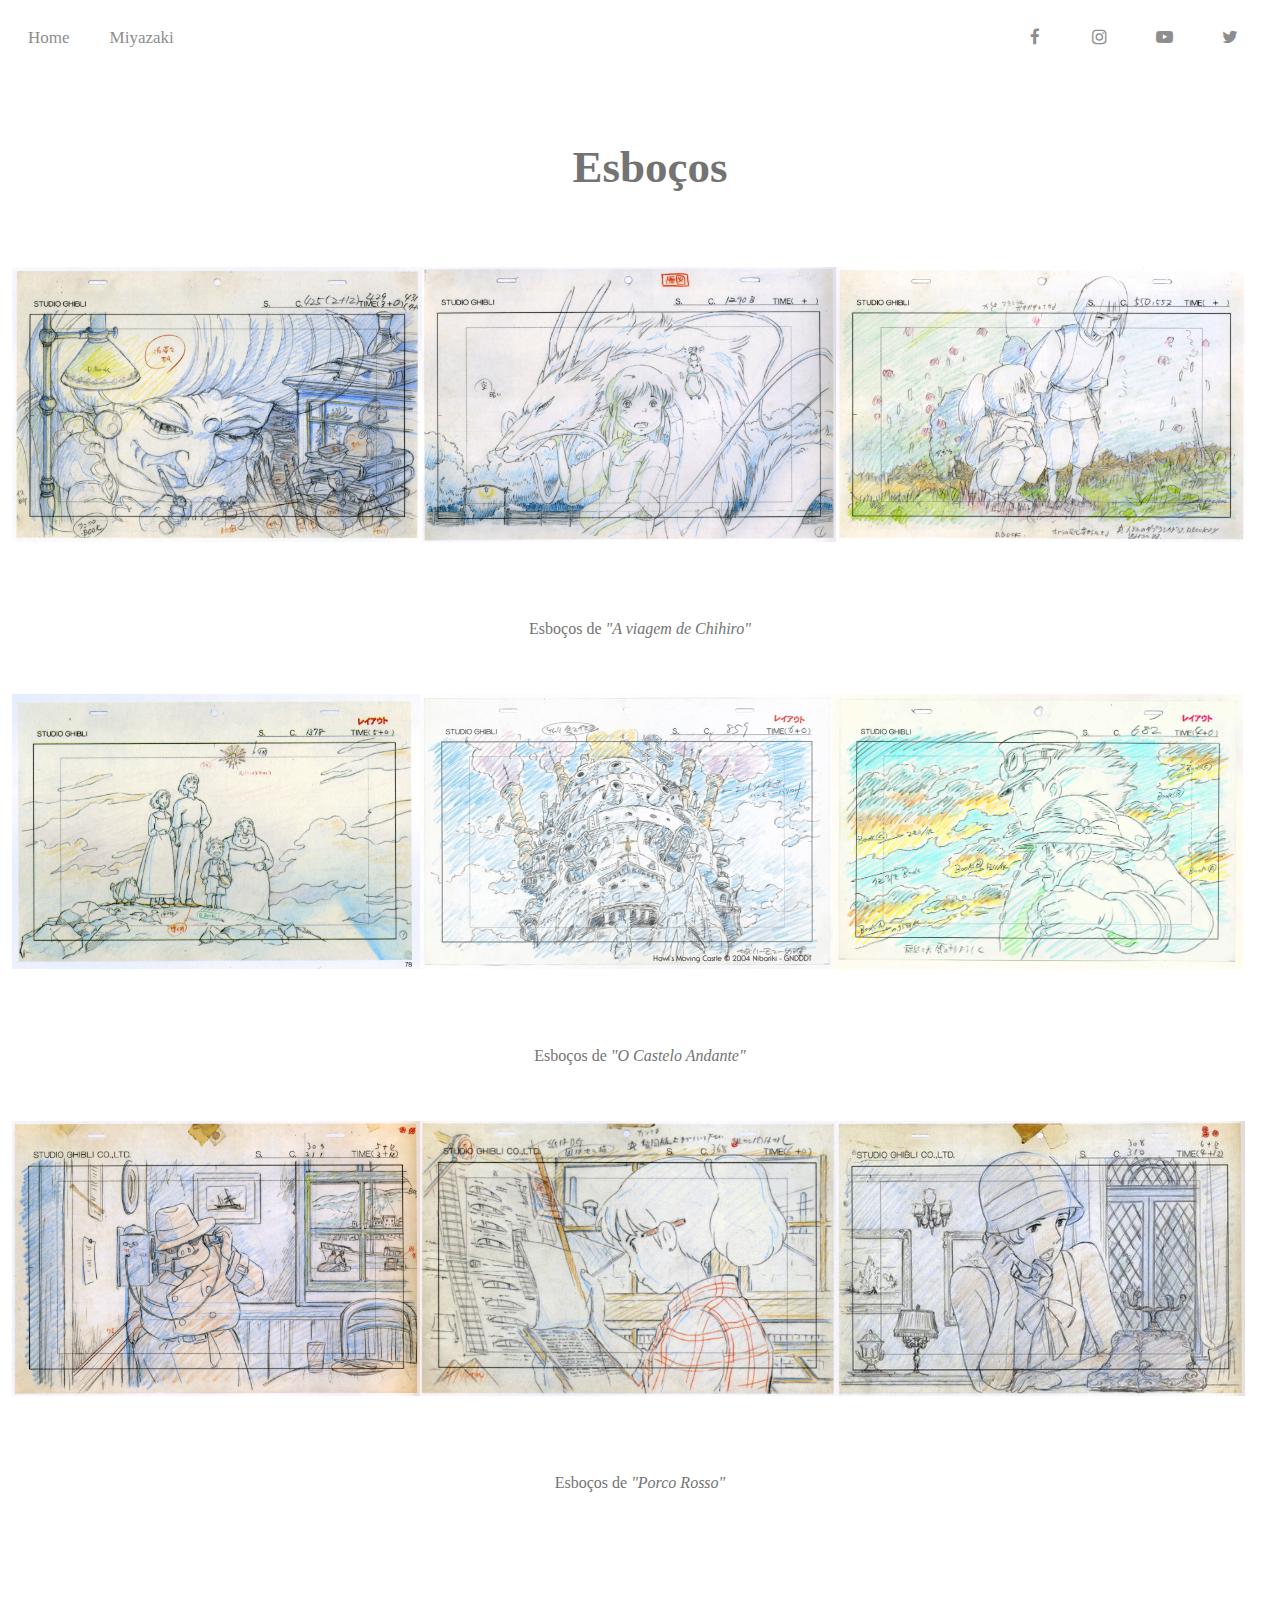
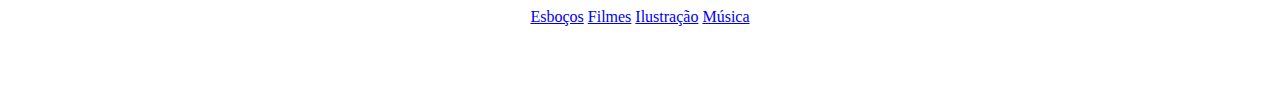
<file: Esboco.html>
<!DOCTYPE html>
<html lang="en">

<head>
    <meta charset="UTF-8">
    <meta http-equiv="X-UA-Compatible" content="IE=edge">
    <meta name="viewport" content="width=device-width, initial-scale=1.0">
    <link href="https://cdn.jsdelivr.net/npm/bootstrap@5.1.3/dist/css/bootstrap.min.css" rel="stylesheet"
        integrity="sha384-1BmE4kWBq78iYhFldvKuhfTAU6auU8tT94WrHftjDbrCEXSU1oBoqyl2QvZ6jIW3" crossorigin="anonymous">
    <script src="https://cdn.jsdelivr.net/npm/bootstrap@5.1.3/dist/js/bootstrap.bundle.min.js"></script>
    <link rel="stylesheet" href="https://cdnjs.cloudflare.com/ajax/libs/font-awesome/4.7.0/css/font-awesome.min.css">
    <link rel="stylesheet" href="css/Styles.css">
    <title>Esboço</title>
</head>

<body>
    <div class="topnav">
        <a class="active" href="index.html">Home</a>
        <a href="./Miyazaki.html">Miyazaki</a>

        <div class="links">
            <a href="https://www.facebook.com" class="fa fa-facebook" target="_blank" alt=facebook></a>
            <a href="https://www.instagram.com" class="fa fa-instagram" target="_blank" alt=instagram></a>
            <a href="https://www.youtube.com" class="fa fa-youtube-play" target="_blank" alt=youtube></a>
            <a href="https://twitter.com" class="fa fa-twitter" target="_blank" alt=twitter></a>
        </div>
    </div>

    <br><br>
    <h2>Esboços</h2>
    <br><br>
    <div class="container">
        <div class="row">
          <div class="col">
            <img src="./Imagens/61ab8b7e820cb2d2487edc69e16eb105.jpeg" class="image" alt="esboco1" style="height:275px; width:auto;">
          </div>
          <div class="col">
            <img src="./Imagens/tumblr_o4bdomlZWP1qa9gmgo1_1280.jpeg" class="image" alt="esboco2" style="height:275px; width:auto;">
          </div>
          <div class="col">
            <img src="./Imagens/dgdsgf.jpeg" class="image" alt="esboco3" style="height:275px; width:auto;">
          </div>
        </div>
      </div>

<br>
<div class="centrar">
<p>Esboços de <i>"A viagem de Chihiro"</i></p>
</div>

<div class="container">
    <div class="row">
      <div class="col">
        <img src="./Imagens/castelo andante1.jpeg" class="image" alt="esboco1" style="height:275px; width:auto;">
      </div>
      <div class="col">
        <img src="./Imagens/casteloandante2.png" class="image" alt="esboco2" style="height:275px; width:auto;">
      </div>
      <div class="col">
        <img src="./Imagens/casteloandante3.jpeg" class="image" alt="esboco3" style="height:275px; width:auto;">
      </div>
    </div>
  </div>
  <br>
  <div class="centrar">
  <p>Esboços de <i>"O Castelo Andante"</i></p>
  </div>

  <div class="container">
    <div class="row">
      <div class="col">
        <img src="./Imagens/porcorosso1.jpeg" class="image" alt="esboco1" style="height:275px; width:auto;">
      </div>
      <div class="col">
        <img src="./Imagens/porcorosso2.jpeg" class="image" alt="esboco2" style="height:275px; width:auto;">
      </div>
      <div class="col">
        <img src="./Imagens/porcorosso3.jpeg" class="image" alt="esboco3" style="height:275px; width:auto;">
      </div>
    </div>
  </div>
  <br>
  <div class="centrar">
  <p>Esboços de <i>"Porco Rosso"</i></p>
  </div>

  <div class="footer">
    <a button type="button" href="./Esboco.html" class="btn btn-outline-secondary">Esboços</button></a>
    <a button type="button" href="./Filmes.html"  class="btn btn-outline-secondary">Filmes</button></a>
    <a button type="button" href="./Ilustracao.html" class="btn btn-outline-secondary">Ilustração</button></a>
    <a button type="button" href="./Musica.html" class="btn btn-outline-secondary">Música</button></a>
</div>

</body>

</html>
</file>
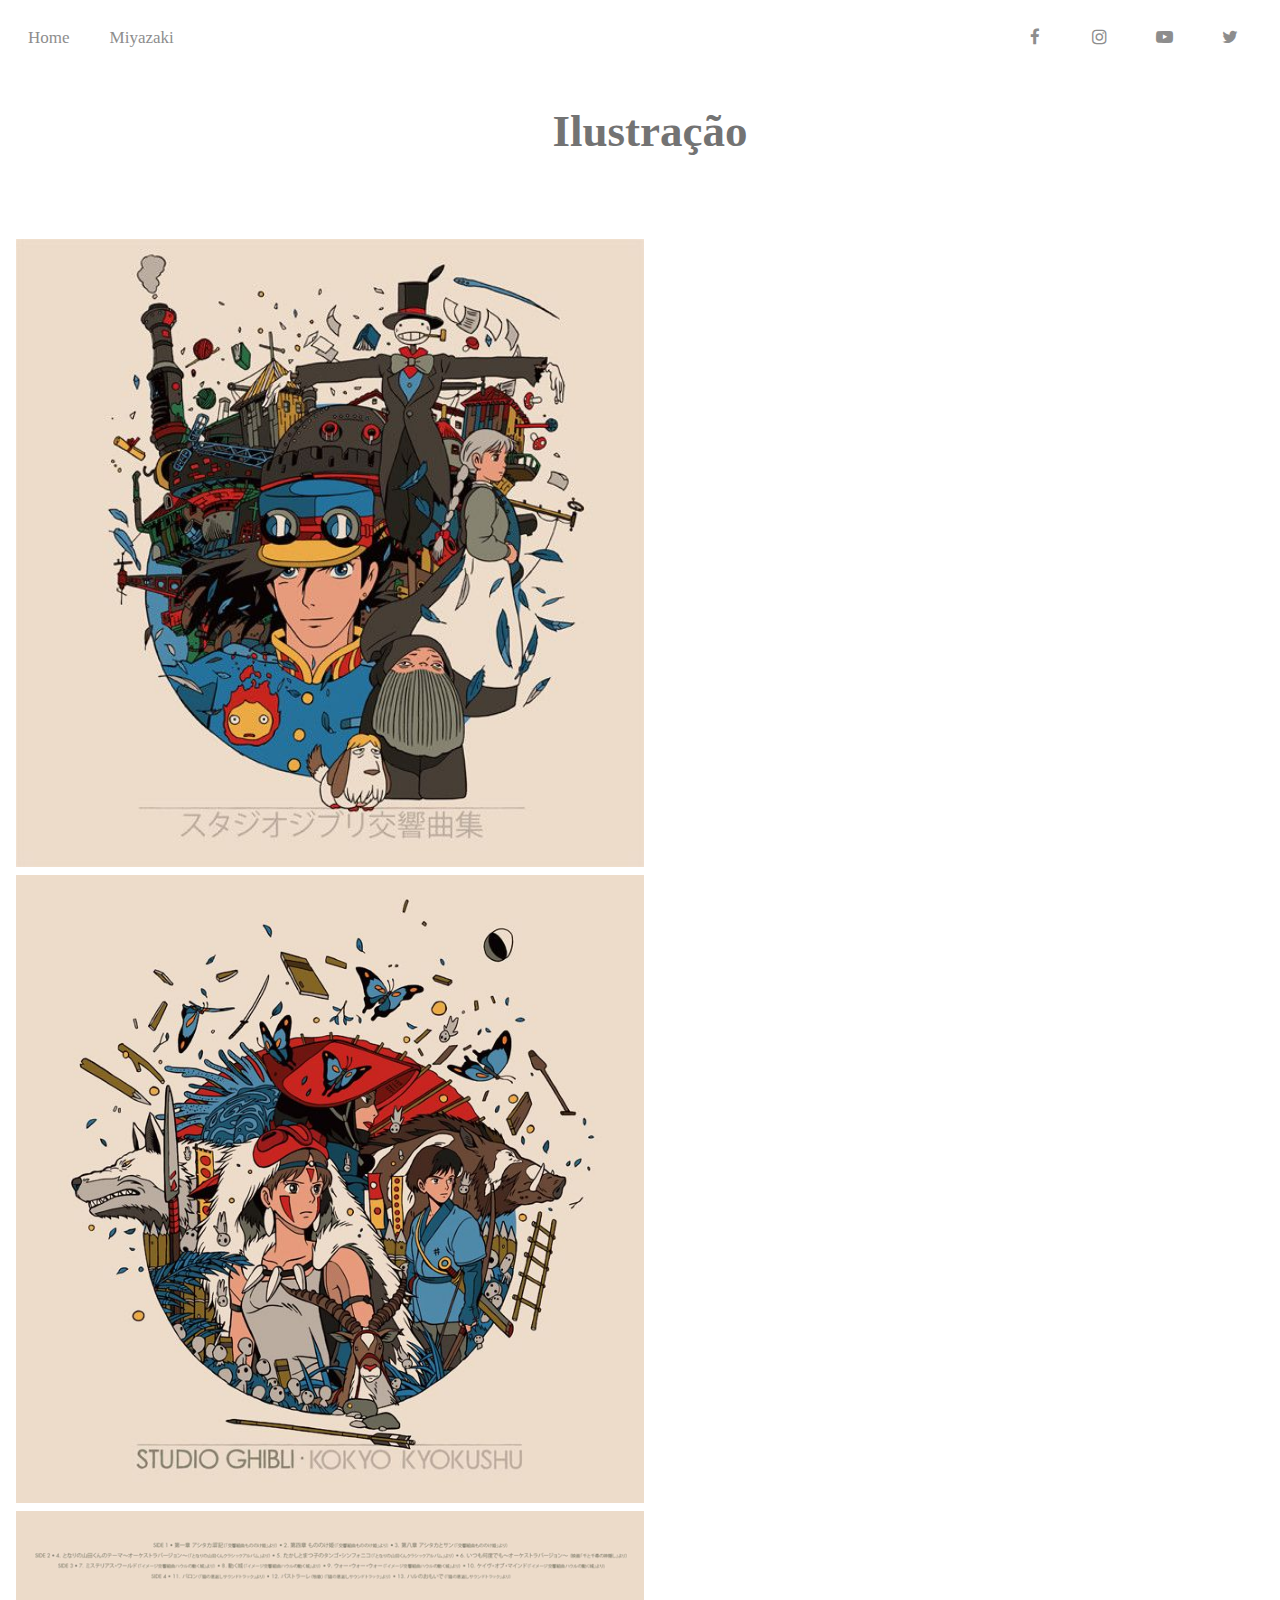
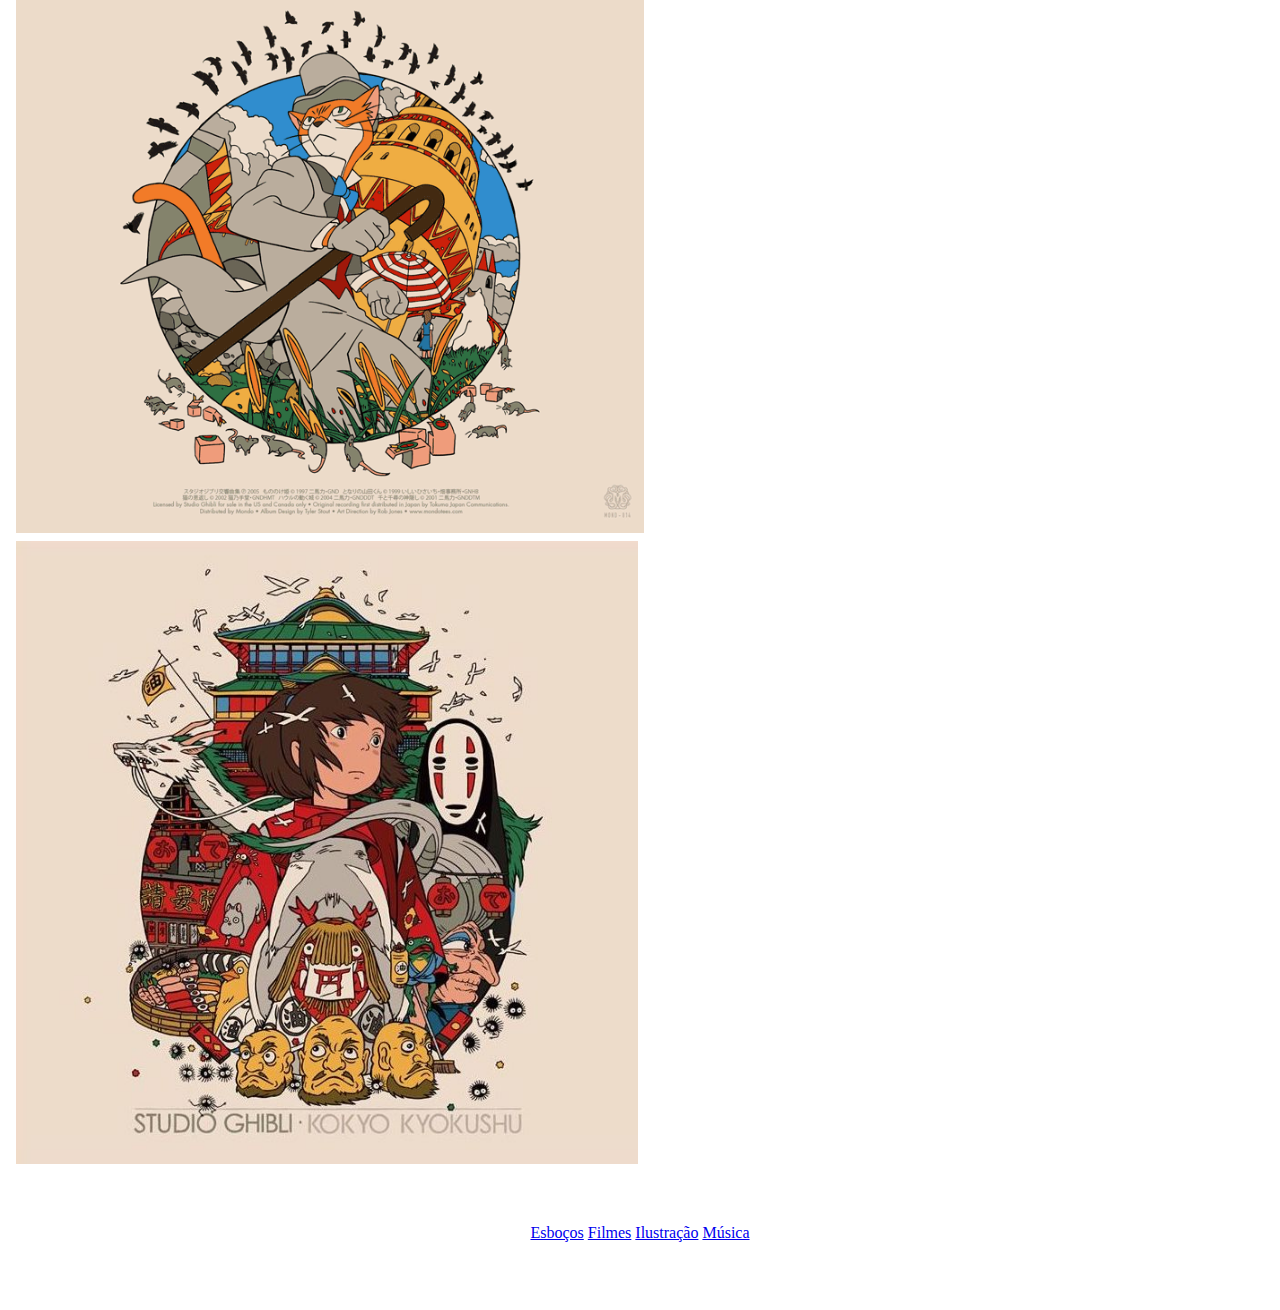
<file: Ilustracao.html>
<!DOCTYPE html>
<html lang="en">
<head>
    <meta charset="UTF-8">
    <meta http-equiv="X-UA-Compatible" content="IE=edge">
    <meta name="viewport" content="width=device-width, initial-scale=1.0">
    <link href="https://cdn.jsdelivr.net/npm/bootstrap@5.1.3/dist/css/bootstrap.min.css" rel="stylesheet"
    integrity="sha384-1BmE4kWBq78iYhFldvKuhfTAU6auU8tT94WrHftjDbrCEXSU1oBoqyl2QvZ6jIW3" crossorigin="anonymous">
<script src="https://cdn.jsdelivr.net/npm/bootstrap@5.1.3/dist/js/bootstrap.bundle.min.js"></script>
<link rel="stylesheet" href="https://cdnjs.cloudflare.com/ajax/libs/font-awesome/4.7.0/css/font-awesome.min.css">
<link rel="stylesheet" href="css/Styles.css">
    <title>Ilustração</title>
</head>
<body>
    <div class="topnav">
        <a class="active" href="index.html">Home</a>
        <a href="./Miyazaki.html">Miyazaki</a>

        <div class="links">
            <a href="https://www.facebook.com" class="fa fa-facebook" target="_blank" alt=facebook></a>
            <a href="https://www.instagram.com" class="fa fa-instagram" target="_blank" alt=instagram></a>
            <a href="https://www.youtube.com" class="fa fa-youtube-play" target="_blank" alt=youtube></a>
            <a href="https://twitter.com" class="fa fa-twitter" target="_blank" alt=twitter></a>
        </div>
    </div>
    <h2>Ilustração</h2>

    <br><br>


    <div class="row" id="galeria">
        <div class="column">
            <img src="Imagens/4.jpeg" style="width: 100%;">
            
        </div>

        <div class="column">
            <img src="Imagens/3.jpeg" style="width: 100%;">
           
        </div>

        <div class="column">
            <img src="Imagens/2.png" style="width: 100%;">
          
        </div>

        <div class="column">
            <img src="Imagens/1.jpeg" style="width: 99%;">
        </div>
    </div>

    <div class="footer">
        <a button type="button" href="./Esboco.html" class="btn btn-outline-secondary">Esboços</button></a>
        <a button type="button" href="./Filmes.html" class="btn btn-outline-secondary">Filmes</button></a>
        <a button type="button" href="./Ilustracao.html" class="btn btn-outline-secondary">Ilustração</button></a>
        <a button type="button" href="./Musica.html" class="btn btn-outline-secondary">Música</button></a>
    </div>
        
</body>
</html>
</file>
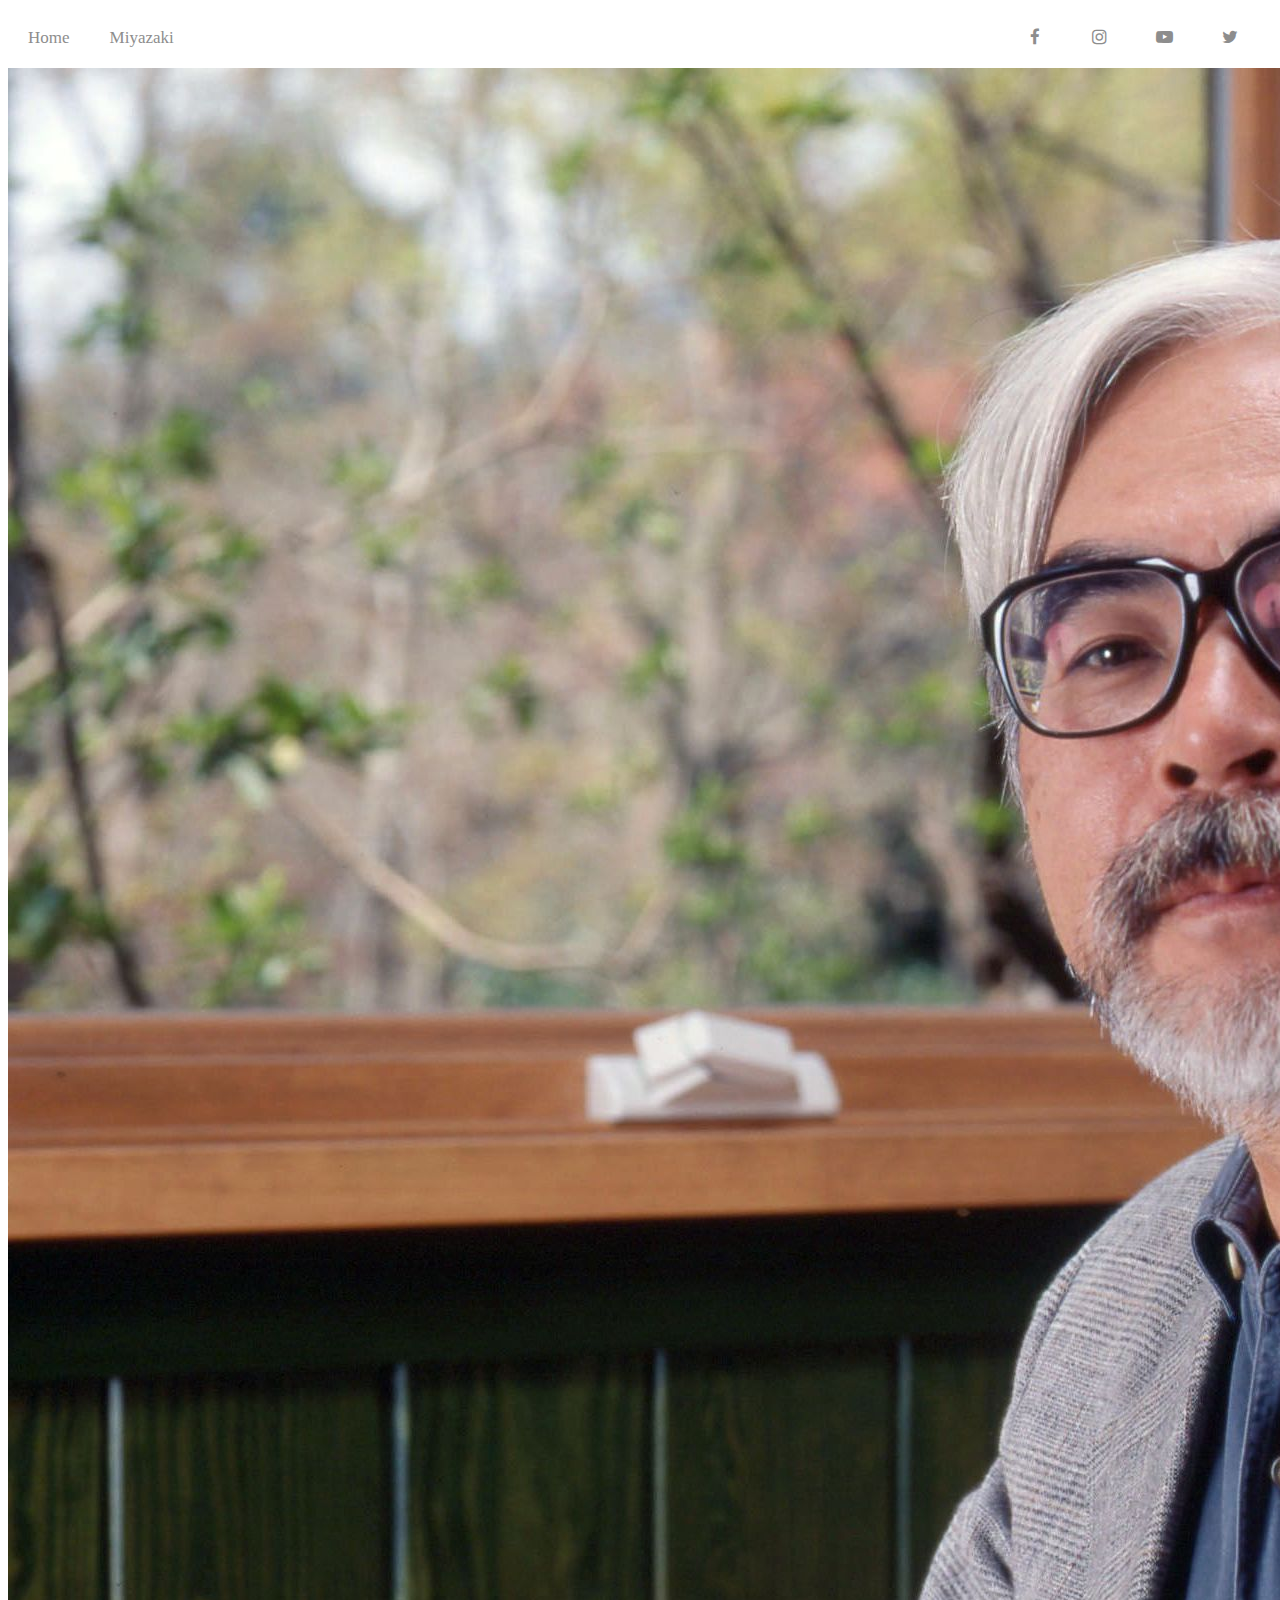
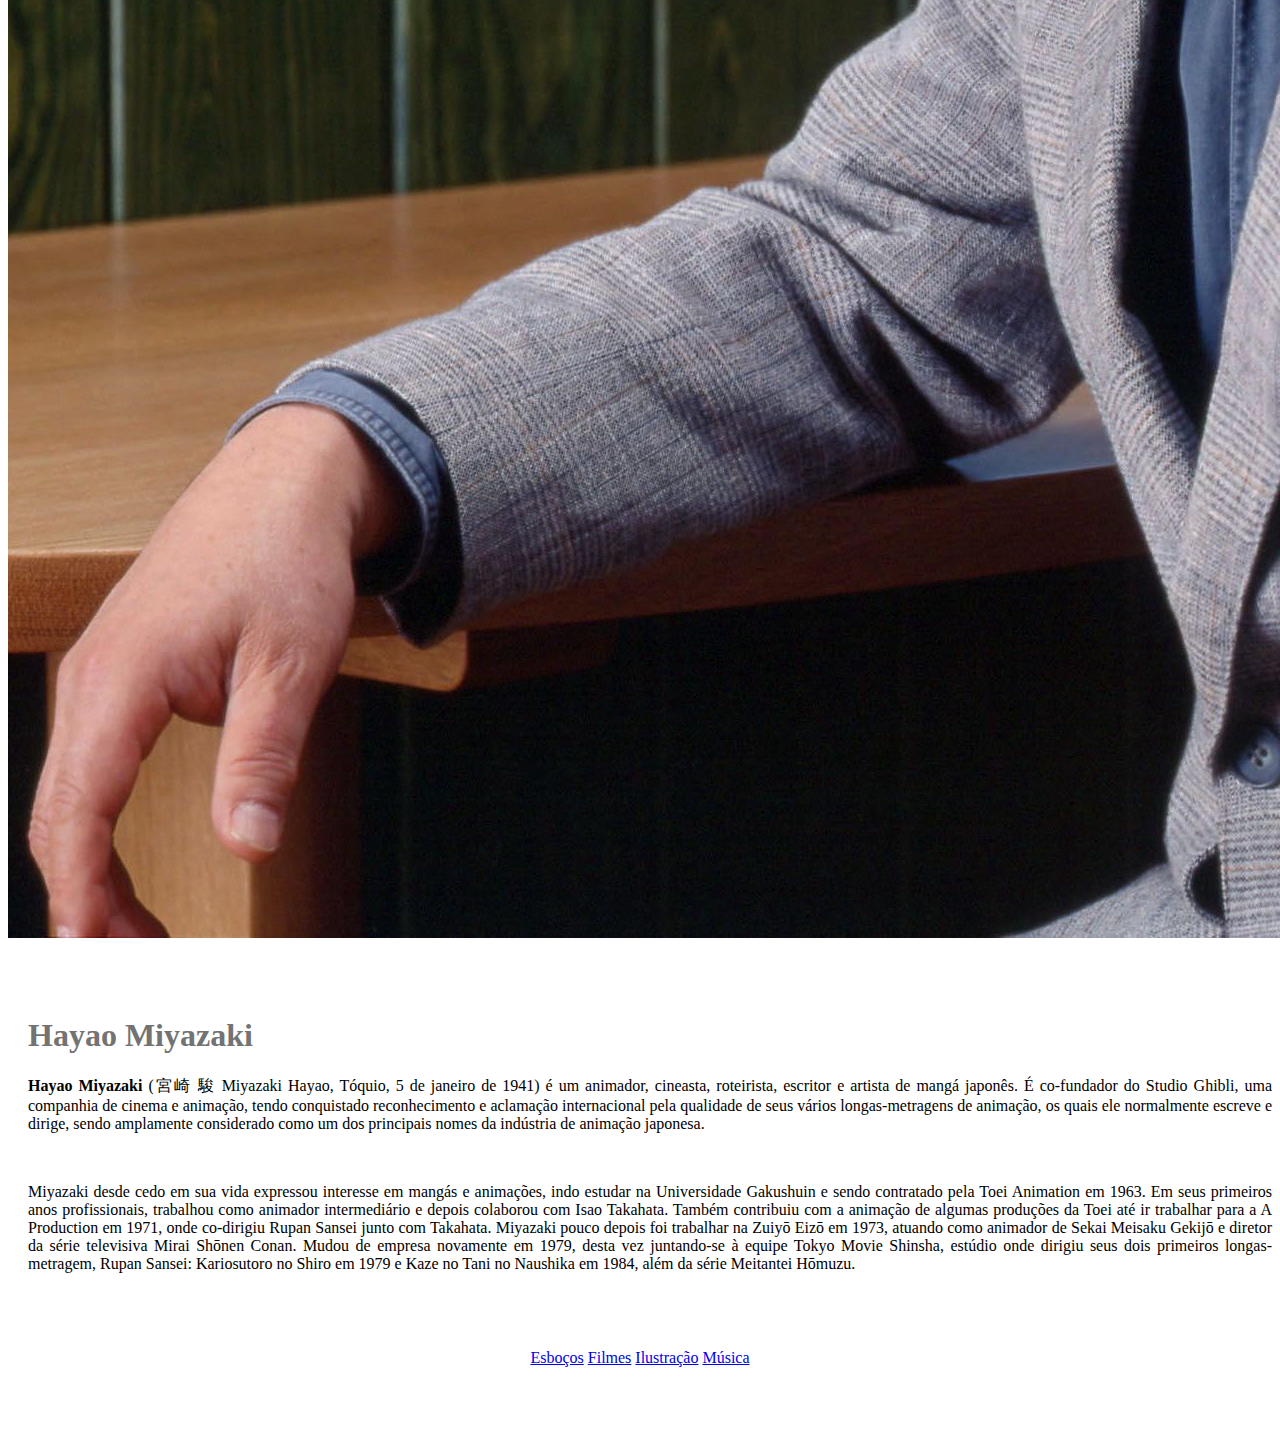
<file: Miyazaki.html>
<!DOCTYPE html>
<html lang="en">

<head>
    <meta charset="UTF-8">
    <meta http-equiv="X-UA-Compatible" content="IE=edge">
    <meta name="viewport" content="width=device-width, initial-scale=1.0">
    <link href="https://cdn.jsdelivr.net/npm/bootstrap@5.1.3/dist/css/bootstrap.min.css" rel="stylesheet"
        integrity="sha384-1BmE4kWBq78iYhFldvKuhfTAU6auU8tT94WrHftjDbrCEXSU1oBoqyl2QvZ6jIW3" crossorigin="anonymous">
    <script src="https://cdn.jsdelivr.net/npm/bootstrap@5.1.3/dist/js/bootstrap.bundle.min.js"></script>
    <link rel="stylesheet" href="https://cdnjs.cloudflare.com/ajax/libs/font-awesome/4.7.0/css/font-awesome.min.css">
    <link rel="stylesheet" href="css/Styles.css">
    <title>Miyazaki</title>
</head>

<body>
    <div class="topnav">
        <a class="active" href="index.html">Home</a>
        <a href="./Miyazaki.html">Miyazaki</a>

        <div class="links">
            <a href="https://www.facebook.com" class="fa fa-facebook" target="_blank" alt=facebook></a>
            <a href="https://www.instagram.com" class="fa fa-instagram" target="_blank" alt=instagram></a>
            <a href="https://www.youtube.com" class="fa fa-youtube-play" target="_blank" alt=youtube></a>
            <a href="https://twitter.com" class="fa fa-twitter" target="_blank" alt=twitter></a>
        </div>
    </div>



    <div class="clearfix">
        <img src="./Imagens/5ff48b1fbbab5b6b15e22227_dadeeb44-1723-4b9c-ad0c-8ec3dfbf7c32.jpeg"
            class="col-md-6 float-md-end mb-3 ms-md-3" alt="HayaoMiyazaki">



        <br><br><br><br>
        <h1>Hayao Miyazaki</h1>
        <div class="justificado">
            <p style="margin-left: 20px;"><b>Hayao Miyazaki </b> (宮崎 駿 Miyazaki Hayao, Tóquio, 5 de janeiro de 1941) é
                um animador,
                cineasta, roteirista, escritor
                e artista de mangá japonês. É co-fundador do Studio Ghibli, uma companhia de cinema e animação, tendo
                conquistado reconhecimento e aclamação internacional pela qualidade de seus vários longas-metragens de
                animação,
                os quais ele normalmente escreve e dirige, sendo amplamente considerado como um dos principais nomes da
                indústria de animação japonesa.</p>
            <br>
            <p style="margin-left: 20px;">Miyazaki desde cedo em sua vida expressou interesse em mangás e animações,
                indo estudar na Universidade
                Gakushuin e sendo contratado pela Toei Animation em 1963. Em seus primeiros anos profissionais,
                trabalhou
                como animador intermediário e depois colaborou com Isao Takahata. Também contribuiu com a animação de
                algumas produções da Toei até ir trabalhar para a A Production em 1971, onde co-dirigiu Rupan Sansei
                junto
                com Takahata. Miyazaki pouco depois foi trabalhar na Zuiyō Eizō em 1973, atuando como animador de 
                Sekai
                Meisaku Gekijō e diretor da série televisiva Mirai Shōnen Conan. Mudou de empresa novamente em 1979,
                desta
                vez juntando-se à equipe Tokyo Movie Shinsha, estúdio onde dirigiu seus dois primeiros longas-metragem,
                Rupan Sansei: Kariosutoro no Shiro em 1979 e Kaze no Tani no Naushika em 1984, além da série Meitantei
                Hōmuzu.</p>
        </div>
    </div>

    <div class="footer">
        <a button type="button" href="./Esboco.html" class="btn btn-outline-secondary">Esboços</button></a>
        <a button type="button" href="./Filmes.html" class="btn btn-outline-secondary">Filmes</button></a>
        <a button type="button" href="./Ilustracao.html" class="btn btn-outline-secondary">Ilustração</button></a>
        <a button type="button" href="./Musica.html" class="btn btn-outline-secondary">Música</button></a>
    </div>

</body>

</html>
</file>
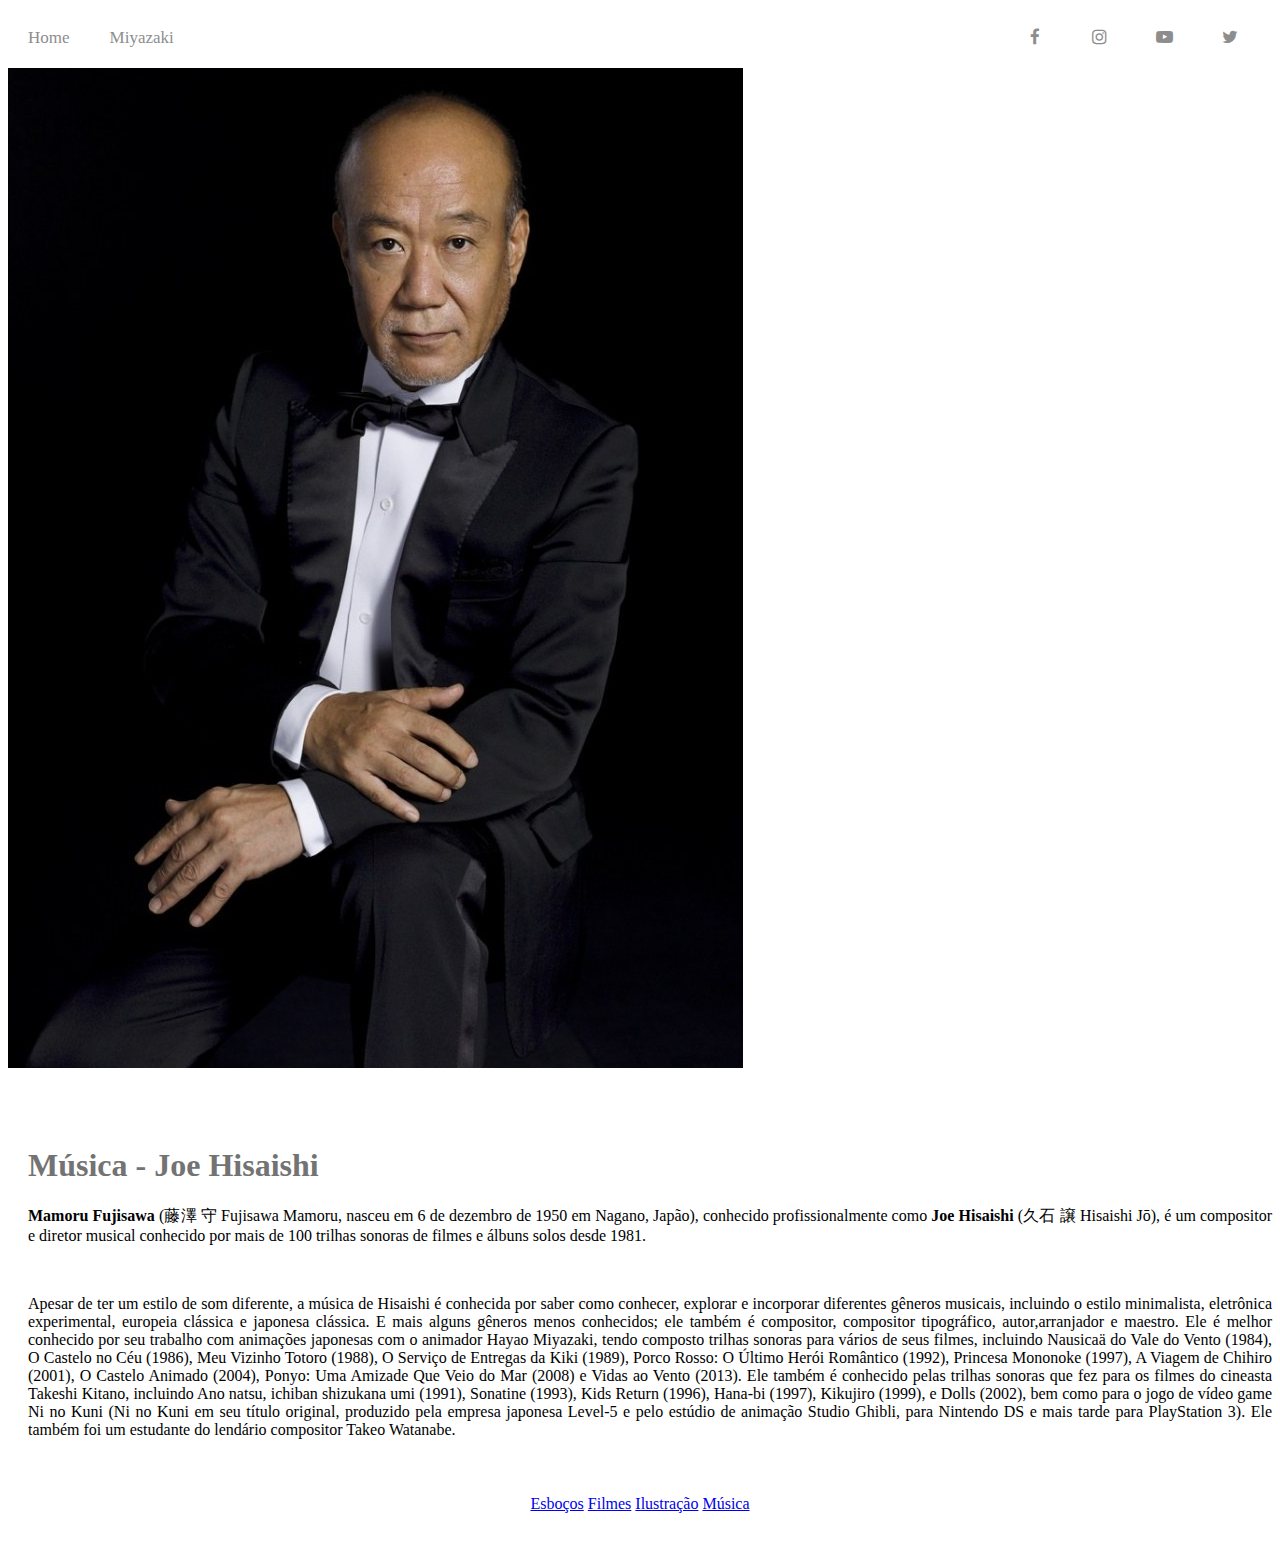
<file: Musica.html>
<!DOCTYPE html>
<html lang="en">

<head>
    <meta charset="UTF-8">
    <meta http-equiv="X-UA-Compatible" content="IE=edge">
    <meta name="viewport" content="width=device-width, initial-scale=1.0">
    <link href="https://cdn.jsdelivr.net/npm/bootstrap@5.1.3/dist/css/bootstrap.min.css" rel="stylesheet"
        integrity="sha384-1BmE4kWBq78iYhFldvKuhfTAU6auU8tT94WrHftjDbrCEXSU1oBoqyl2QvZ6jIW3" crossorigin="anonymous">
    <script src="https://cdn.jsdelivr.net/npm/bootstrap@5.1.3/dist/js/bootstrap.bundle.min.js"></script>
    <link rel="stylesheet" href="https://cdnjs.cloudflare.com/ajax/libs/font-awesome/4.7.0/css/font-awesome.min.css">
    <link rel="stylesheet" href="css/Styles.css">
    <title>Música</title>
</head>

<body>
    <div class="topnav">
        <a class="active" href="index.html">Home</a>
        <a href="./Miyazaki.html">Miyazaki</a>

        <div class="links">
            <a href="https://www.facebook.com" class="fa fa-facebook" target="_blank" alt=facebook></a>
            <a href="https://www.instagram.com" class="fa fa-instagram" target="_blank" alt=instagram></a>
            <a href="https://www.youtube.com" class="fa fa-youtube-play" target="_blank" alt=youtube></a>
            <a href="https://twitter.com" class="fa fa-twitter" target="_blank" alt=twitter></a>
        </div>
    </div>

    <div class="clearfix">
        <img src="./Imagens/joehisaishi.jpeg" class="col-md-6 float-md-end mb-3 ms-md-3" alt="HayaoMiyazaki">



        <br><br><br><br>
        <h1>Música - Joe Hisaishi</h1>
        <div class="justificado">
            <p style="margin-left: 20px;"><b>Mamoru Fujisawa</b> (藤澤 守 Fujisawa Mamoru, nasceu em 6 de dezembro de 1950
                em
                Nagano, Japão), conhecido profissionalmente como <b>Joe Hisaishi</b> (久石 譲 Hisaishi Jō), é um compositor
                e
                diretor musical conhecido por mais de 100 trilhas sonoras de filmes e álbuns solos desde 1981.</p>
            <br>
            <p style="margin-left: 20px;">Apesar de ter um estilo de som diferente, a música de Hisaishi é conhecida por
                saber como conhecer, explorar e incorporar diferentes gêneros musicais, incluindo o estilo minimalista,
                eletrônica experimental, europeia clássica e japonesa clássica. E mais alguns gêneros menos conhecidos;
                ele também é compositor, compositor tipográfico, autor,arranjador e maestro. Ele é melhor conhecido por
                seu trabalho com animações japonesas com o animador Hayao Miyazaki, tendo composto trilhas sonoras para
                vários de seus filmes, incluindo Nausicaä do Vale do Vento (1984), O Castelo no Céu (1986), Meu Vizinho
                Totoro (1988), O Serviço de Entregas da Kiki (1989), Porco Rosso: O Último Herói Romântico (1992),
                Princesa Mononoke (1997), A Viagem de Chihiro (2001), O Castelo Animado (2004), Ponyo: Uma Amizade Que
                Veio do Mar (2008) e Vidas ao Vento (2013). Ele também é conhecido pelas trilhas sonoras que fez para os
                filmes do cineasta Takeshi Kitano, incluindo Ano natsu, ichiban shizukana umi (1991), Sonatine (1993),
                Kids Return (1996), Hana-bi (1997), Kikujiro (1999), e Dolls (2002), bem como para o jogo de vídeo game
                Ni no Kuni (Ni no Kuni em seu título original, produzido pela empresa japonesa Level-5 e pelo estúdio de
                animação Studio Ghibli, para Nintendo DS e mais tarde para PlayStation 3). Ele também foi um estudante
                do lendário compositor Takeo Watanabe.</p>
        </div>
    </div>

    <div class="centrar">
        <a button type="button" href="./Esboco.html" class="btn btn-outline-secondary">Esboços</button></a>
        <a button type="button" href="./Filmes.html"  class="btn btn-outline-secondary">Filmes</button></a>
        <a button type="button" href="./Ilustracao.html" class="btn btn-outline-secondary">Ilustração</button></a>
        <a button type="button" href="./Musica.html" class="btn btn-outline-secondary">Música</button></a>
    </div>

</body>

</html>
</file>
<file: css/Styles.css>
* .topnav {
    background: rgb(255, 255, 255);
    /* background: radial-gradient(circle, rgb(63, 251, 188) 0%, rgba(252,70,107,1) 100%);*/
    overflow: hidden;
}

.topnav a {
    float: left;
    color: #8d8d8d;
    text-align: center;
    padding: 20px 20px;
    text-decoration: none;
    font-size: 17px;
}

.topnav a:hover {
    background-color: rgb(255, 255, 255);
    color: black;
}

.topnav a.active {
    background-color: rgb(255, 255, 255);
    color: #8d8d8d;
}

.links {
    /*clear: both;
    color: rgb(255, 255, 255);
    text-align: top;
    padding: 4px;*/
    float: right;
    text-decoration: none;
    margin-right: 10px;
}

.links2 {
   
    float: center;
    text-decoration: none;
}

.fa {
    padding: 6px;
    font-size: 10px;
    width: 25px;
    text-align: right;

}

.fa:hover {
    opacity: 0.8;
}

.footer {
    text-align: center;
    padding: 60px;
    background-color: rgb(255, 255, 255);
    color: rgb(11, 11, 11);
}

.centrar {
    text-align: center;
    padding: 40px;
    background-color: rgb(255, 255, 255);
    color: rgb(115, 115, 115);
}

h1 {
    margin-left: 20px;
    color: rgb(115, 115, 115);
    text-align: left;
}

h2 {
    margin-left: 20px;
    color: rgb(115, 115, 115);
    text-align: center;
    font-size: 45px;
}

.justificado {
    text-align: justify;
    text-justify: inter-word;
  }


  .leftcolumn {
    width: 75%;
    float: left;
    max-width: max-content;
}


.rightcolumn {
    float: right;
    width: 25%;
    max-width: fit-content;
}

.row {
    display: -ms-flexbox;
    /* IE10 */
    display: flex;
    -ms-flex-wrap: wrap;
    /* IE10 */
    flex-wrap: wrap;
    padding: 0 4px;
}

/* Criar quatro colunas iguais que ficam uma ao lado da outra */

.column {
    -ms-flex: 50%;
    /* IE10 */
    flex:50%;
    max-width: 50%;
    padding: 0 4px;
}

.column img {
    margin-top: 8px;
    vertical-align: middle;
    width: 100%;
}
</file>
